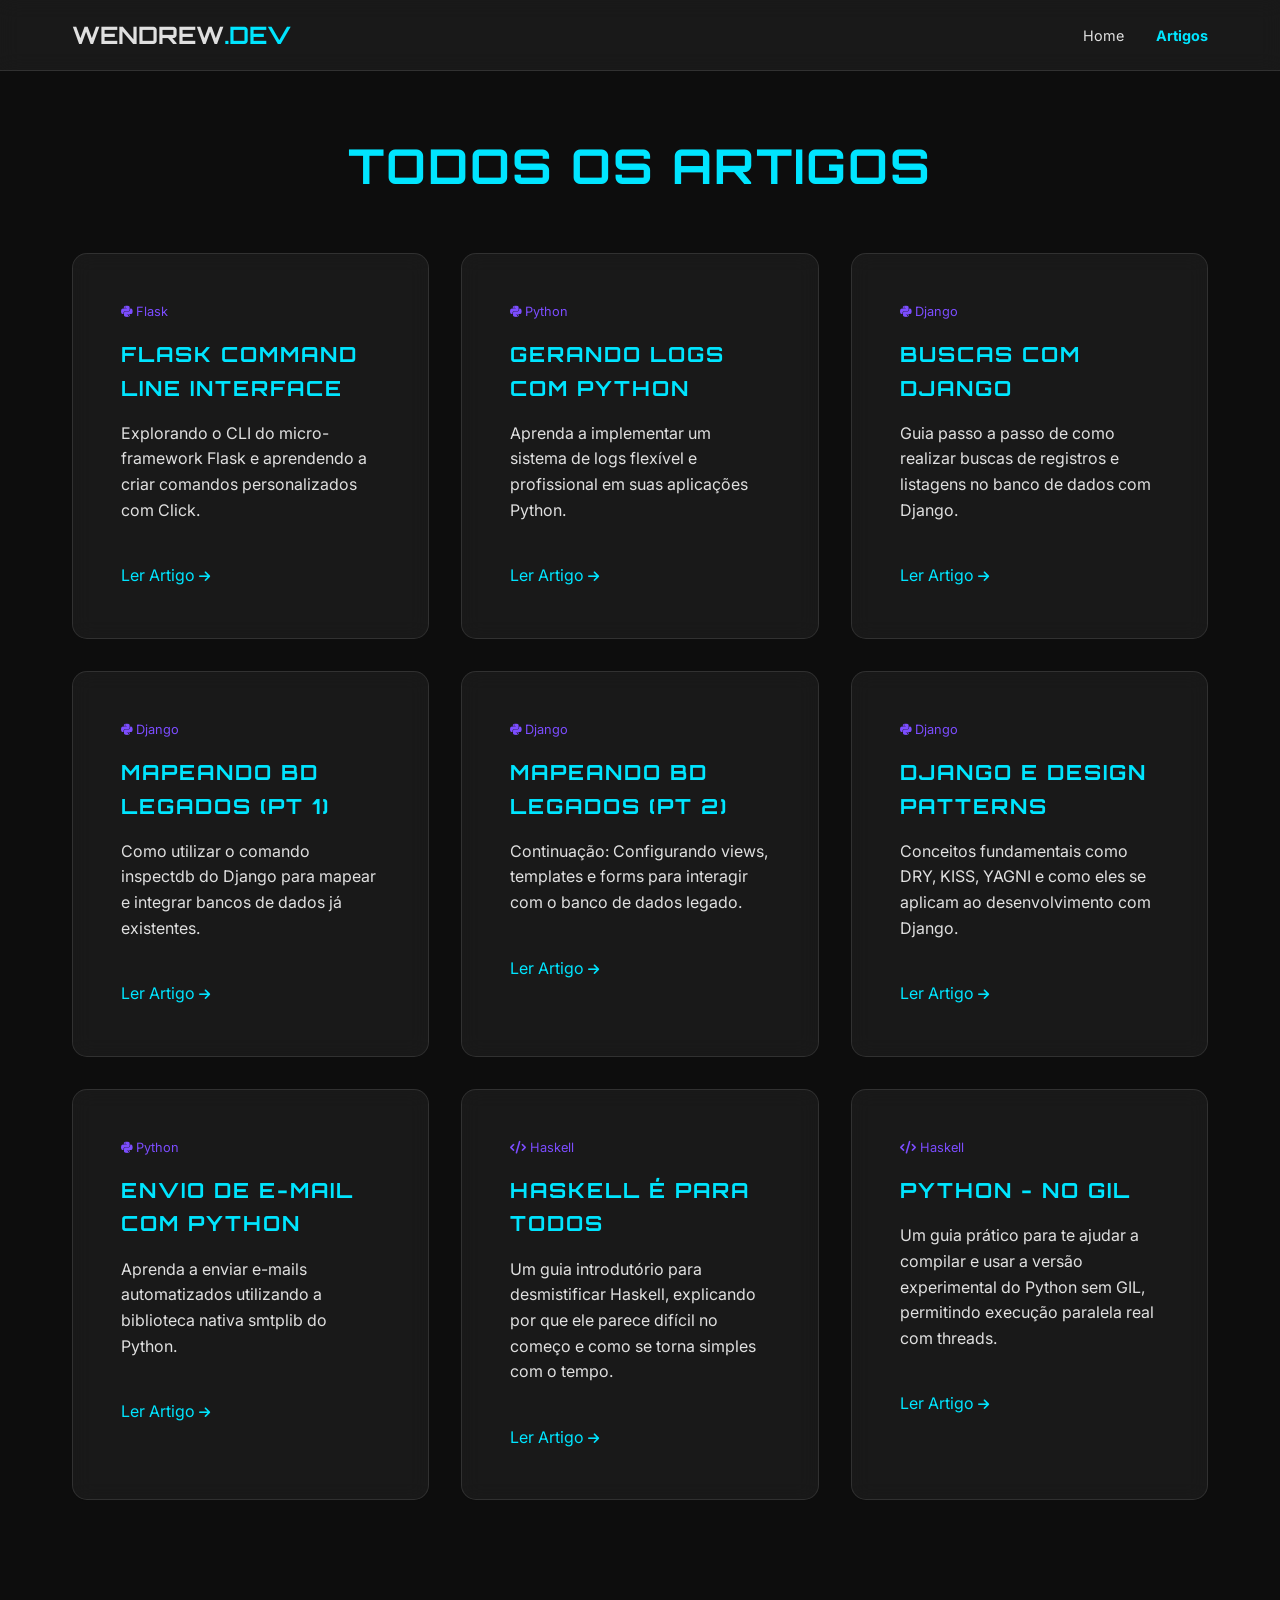
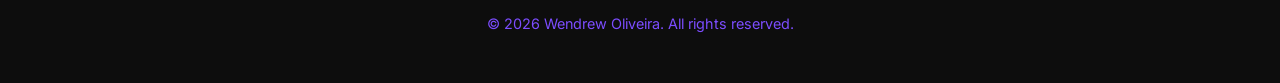
<file: articles.html>
<!DOCTYPE html>
<html lang="pt-BR">

<head>
    <meta charset="UTF-8">
    <meta name="viewport" content="width=device-width, initial-scale=1.0">
    <title>Artigos | Wendrew Oliveira</title>
    <link rel="stylesheet" href="style.css">
    <link rel="stylesheet" href="https://cdnjs.cloudflare.com/ajax/libs/font-awesome/6.0.0/css/all.min.css">
    <link
        href="https://fonts.googleapis.com/css2?family=Inter:wght@400;600;700&family=Orbitron:wght@400;700&display=swap"
        rel="stylesheet">
</head>

<body>
    <nav class="glass"
        style="position: fixed; top: 0; width: 100%; z-index: 1000; border-radius: 0; border-top: none; border-left: none; border-right: none; padding: 1rem 2rem;">
        <div class="container" style="display: flex; justify-content: space-between; align-items: center;">
            <a href="index.html"
                style="font-family: var(--font-heading); font-size: 1.5rem; text-decoration: none; color: var(--text-color); font-weight: 700;">
                WENDREW<span style="color: var(--accent-color);">.DEV</span>
            </a>
            <div class="nav-links" style="display: flex; gap: 2rem;">
                <a href="index.html"
                    style="color: var(--text-color); text-decoration: none; font-size: 0.9rem;">Home</a>
                <a href="articles.html"
                    style="color: var(--accent-color); text-decoration: none; font-size: 0.9rem; font-weight: bold;">Artigos</a>
            </div>
        </div>
    </nav>

    <div class="container" style="padding-top: 8rem; padding-bottom: 5rem;">
        <h1 style="font-size: 3rem; margin-bottom: 3rem; text-align: center;">Todos os Artigos</h1>

        <div style="display: grid; grid-template-columns: repeat(auto-fit, minmax(300px, 1fr)); gap: 2rem;">

            <!-- Artigo 1 -->
            <div class="glass">
                <div style="color: var(--secondary-accent); font-size: 0.8rem; margin-bottom: 1rem;"><i
                        class="fab fa-python"></i> Flask</div>
                <h3>Flask Command Line Interface</h3>
                <p style="margin-top: 1rem;">Explorando o CLI do micro-framework Flask e aprendendo a criar comandos
                    personalizados com Click.</p>
                <a href="articles/flask-cli.html" class="article-link"
                    style="color: var(--accent-color); text-decoration: none; display: inline-block; margin-top: 1.5rem; border-bottom: 1px solid transparent; transition: 0.3s;"
                    onmouseover="this.style.borderBottom='1px solid var(--accent-color)'"
                    onmouseout="this.style.borderBottom='1px solid transparent'">Ler Artigo <i
                        class="fas fa-arrow-right" style="font-size: 0.8rem;"></i></a>
            </div>

            <!-- Artigo 2 -->
            <div class="glass">
                <div style="color: var(--secondary-accent); font-size: 0.8rem; margin-bottom: 1rem;"><i
                        class="fab fa-python"></i> Python</div>
                <h3>Gerando Logs com Python</h3>
                <p style="margin-top: 1rem;">Aprenda a implementar um sistema de logs flexível e profissional em suas
                    aplicações Python.</p>
                <a href="articles/python-logging.html" class="article-link"
                    style="color: var(--accent-color); text-decoration: none; display: inline-block; margin-top: 1.5rem; border-bottom: 1px solid transparent; transition: 0.3s;"
                    onmouseover="this.style.borderBottom='1px solid var(--accent-color)'"
                    onmouseout="this.style.borderBottom='1px solid transparent'">Ler Artigo <i
                        class="fas fa-arrow-right" style="font-size: 0.8rem;"></i></a>
            </div>

            <!-- Artigo 3 -->
            <div class="glass">
                <div style="color: var(--secondary-accent); font-size: 0.8rem; margin-bottom: 1rem;"><i
                        class="fab fa-python"></i> Django</div>
                <h3>Buscas com Django</h3>
                <p style="margin-top: 1rem;">Guia passo a passo de como realizar buscas de registros e listagens no
                    banco de dados com Django.</p>
                <a href="articles/django-search.html" class="article-link"
                    style="color: var(--accent-color); text-decoration: none; display: inline-block; margin-top: 1.5rem; border-bottom: 1px solid transparent; transition: 0.3s;"
                    onmouseover="this.style.borderBottom='1px solid var(--accent-color)'"
                    onmouseout="this.style.borderBottom='1px solid transparent'">Ler Artigo <i
                        class="fas fa-arrow-right" style="font-size: 0.8rem;"></i></a>
            </div>

            <!-- Artigo 4 -->
            <div class="glass">
                <div style="color: var(--secondary-accent); font-size: 0.8rem; margin-bottom: 1rem;"><i
                        class="fab fa-python"></i> Django</div>
                <h3>Mapeando BD Legados (Pt 1)</h3>
                <p style="margin-top: 1rem;">Como utilizar o comando inspectdb do Django para mapear e integrar bancos
                    de dados já existentes.</p>
                <a href="articles/django-legacy-db-1.html" class="article-link"
                    style="color: var(--accent-color); text-decoration: none; display: inline-block; margin-top: 1.5rem; border-bottom: 1px solid transparent; transition: 0.3s;"
                    onmouseover="this.style.borderBottom='1px solid var(--accent-color)'"
                    onmouseout="this.style.borderBottom='1px solid transparent'">Ler Artigo <i
                        class="fas fa-arrow-right" style="font-size: 0.8rem;"></i></a>
            </div>

            <!-- Artigo 5 -->
            <div class="glass">
                <div style="color: var(--secondary-accent); font-size: 0.8rem; margin-bottom: 1rem;"><i
                        class="fab fa-python"></i> Django</div>
                <h3>Mapeando BD Legados (Pt 2)</h3>
                <p style="margin-top: 1rem;">Continuação: Configurando views, templates e forms para interagir com o
                    banco de dados legado.</p>
                <a href="articles/django-legacy-db-2.html" class="article-link"
                    style="color: var(--accent-color); text-decoration: none; display: inline-block; margin-top: 1.5rem; border-bottom: 1px solid transparent; transition: 0.3s;"
                    onmouseover="this.style.borderBottom='1px solid var(--accent-color)'"
                    onmouseout="this.style.borderBottom='1px solid transparent'">Ler Artigo <i
                        class="fas fa-arrow-right" style="font-size: 0.8rem;"></i></a>
            </div>

            <!-- Artigo 6 -->
            <div class="glass">
                <div style="color: var(--secondary-accent); font-size: 0.8rem; margin-bottom: 1rem;"><i
                        class="fab fa-python"></i> Django</div>
                <h3>Django e Design Patterns</h3>
                <p style="margin-top: 1rem;">Conceitos fundamentais como DRY, KISS, YAGNI e como eles se aplicam ao
                    desenvolvimento com Django.</p>
                <a href="articles/django-design-patterns.html" class="article-link"
                    style="color: var(--accent-color); text-decoration: none; display: inline-block; margin-top: 1.5rem; border-bottom: 1px solid transparent; transition: 0.3s;"
                    onmouseover="this.style.borderBottom='1px solid var(--accent-color)'"
                    onmouseout="this.style.borderBottom='1px solid transparent'">Ler Artigo <i
                        class="fas fa-arrow-right" style="font-size: 0.8rem;"></i></a>
            </div>

            <!-- Artigo 7 -->
            <div class="glass">
                <div style="color: var(--secondary-accent); font-size: 0.8rem; margin-bottom: 1rem;"><i
                        class="fab fa-python"></i> Python</div>
                <h3>Envio de E-mail com Python</h3>
                <p style="margin-top: 1rem;">Aprenda a enviar e-mails automatizados utilizando a biblioteca nativa
                    smtplib do Python.</p>
                <a href="articles/python-smtplib.html" class="article-link"
                    style="color: var(--accent-color); text-decoration: none; display: inline-block; margin-top: 1.5rem; border-bottom: 1px solid transparent; transition: 0.3s;"
                    onmouseover="this.style.borderBottom='1px solid var(--accent-color)'"
                    onmouseout="this.style.borderBottom='1px solid transparent'">Ler Artigo <i
                        class="fas fa-arrow-right" style="font-size: 0.8rem;"></i></a>
            </div>

            <!-- Artigo 8 -->
            <div class="glass">
                <div style="color: var(--secondary-accent); font-size: 0.8rem; margin-bottom: 1rem;">
                    <i class="fas fa-code"></i> Haskell
                </div>
                <h3>HASKELL É PARA TODOS</h3>
                <p style="margin-top: 1rem;">
                    Um guia introdutório para desmistificar Haskell, explicando por que ele parece difícil no começo
                    e como se torna simples com o tempo.
                </p>
                <a href="articles/haskell-para-todos.html" class="article-link"
                    style="color: var(--accent-color); text-decoration: none; display: inline-block; margin-top: 1.5rem; border-bottom: 1px solid transparent; transition: 0.3s;"
                    onmouseover="this.style.borderBottom='1px solid var(--accent-color)'"
                    onmouseout="this.style.borderBottom='1px solid transparent'">
                    Ler Artigo <i class="fas fa-arrow-right" style="font-size: 0.8rem;"></i>
                </a>
            </div>

            <!-- Artigo 9 -->
            <div class="glass">
                <div style="color: var(--secondary-accent); font-size: 0.8rem; margin-bottom: 1rem;">
                    <i class="fas fa-code"></i> Haskell
                </div>
                <h3>Python - NO GIL</h3>
                <p style="margin-top: 1rem;">
                    Um guia prático para te ajudar a compilar e usar a versão experimental do Python sem GIL, 
                    permitindo execução paralela real com threads.
                </p>
                <a href="articles/python-nogil-setup.html" class="article-link"
                    style="color: var(--accent-color); text-decoration: none; display: inline-block; margin-top: 1.5rem; border-bottom: 1px solid transparent; transition: 0.3s;"
                    onmouseover="this.style.borderBottom='1px solid var(--accent-color)'"
                    onmouseout="this.style.borderBottom='1px solid transparent'">
                    Ler Artigo <i class="fas fa-arrow-right" style="font-size: 0.8rem;"></i>
                </a>
            </div>
        </div>
    </div>

    <footer style="text-align: center; padding: 2rem; color: var(--secondary-accent); font-size: 0.9rem;">
        <p>&copy; 2026 Wendrew Oliveira. All rights reserved.</p>
    </footer>

    <script src="script.js"></script>
</body>

</html>
</file>
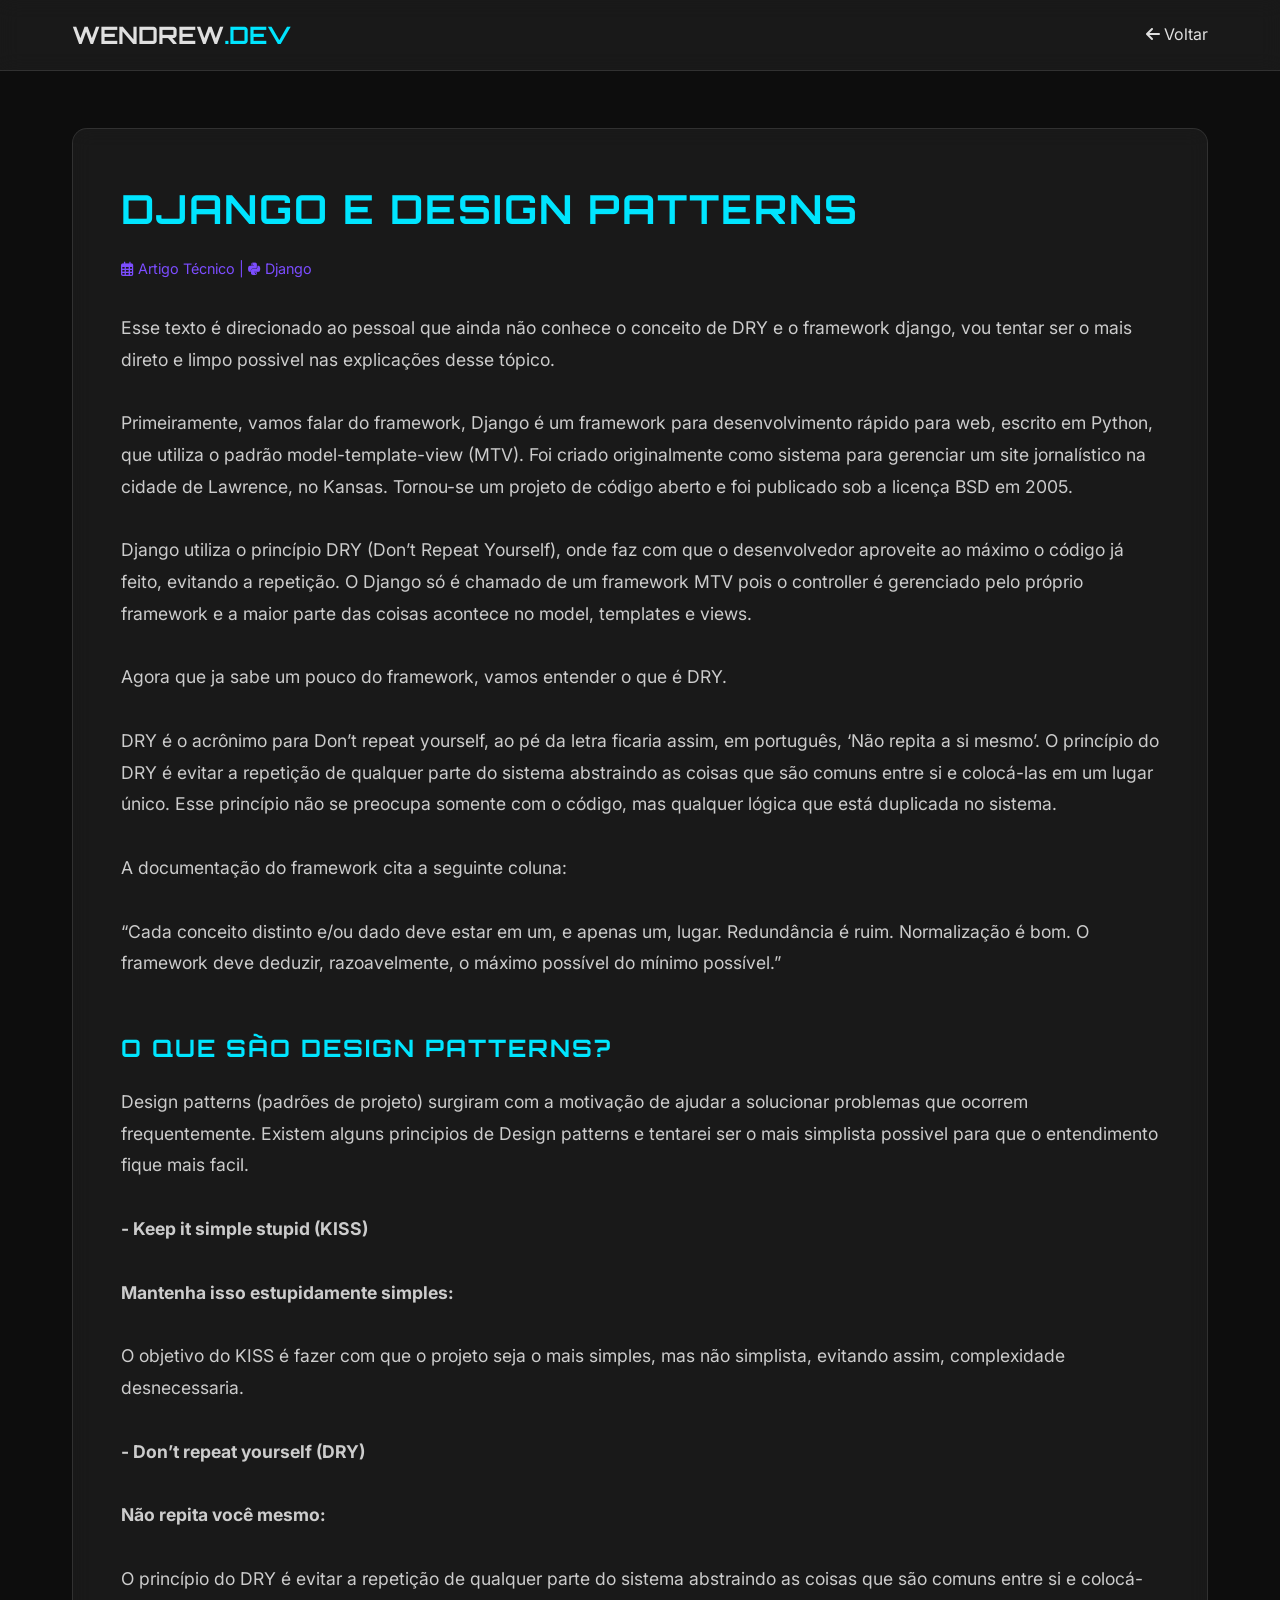
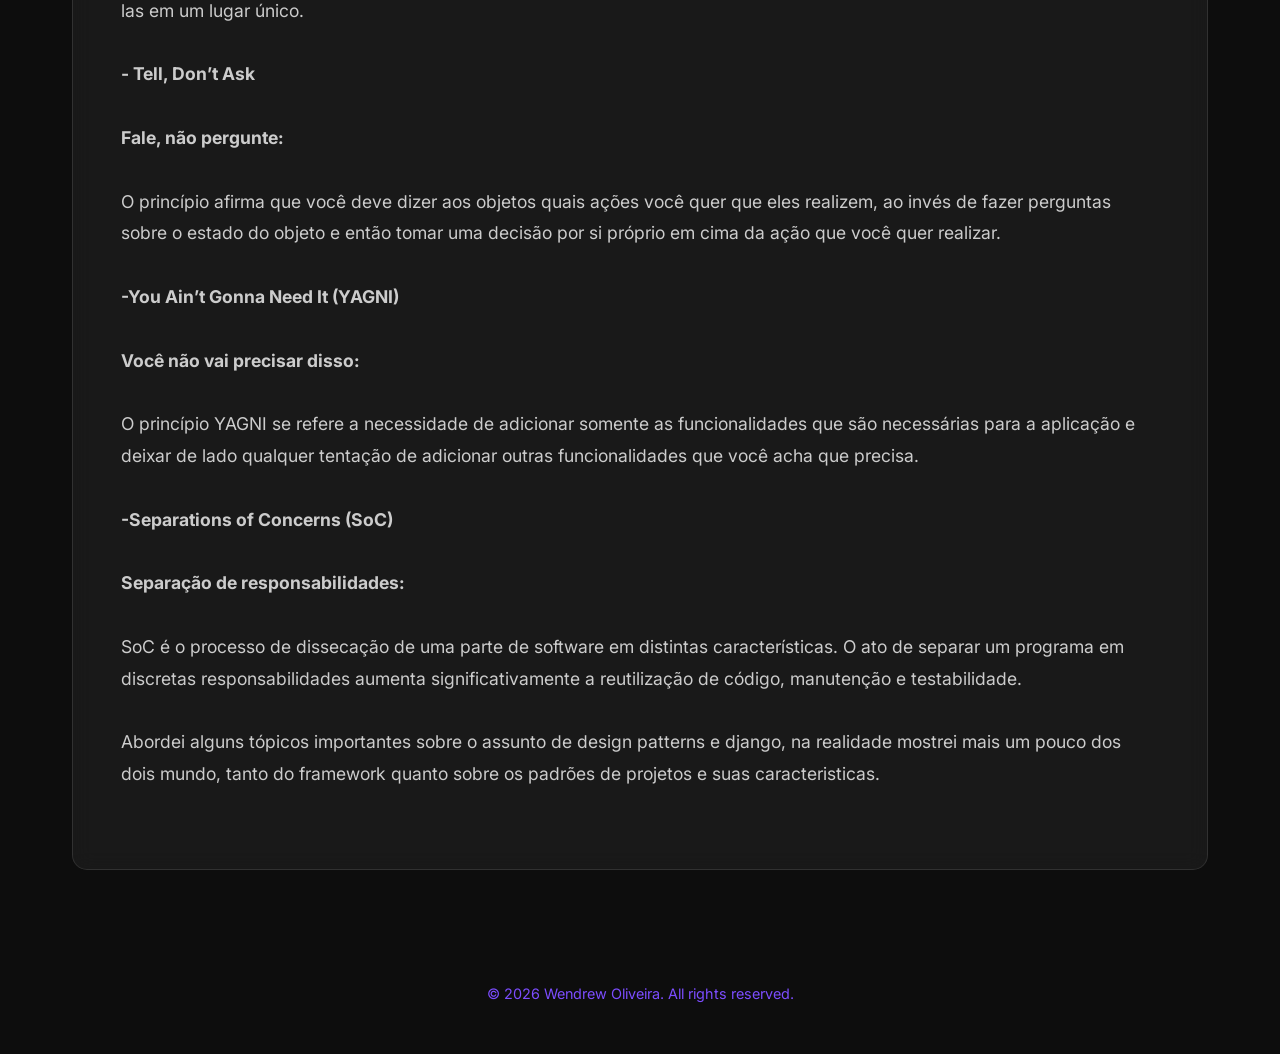
<file: articles/django-design-patterns.html>
<!DOCTYPE html>
<html lang="pt-BR">

<head>
    <meta charset="UTF-8">
    <meta name="viewport" content="width=device-width, initial-scale=1.0">
    <title>Django e Design Patterns | Wendrew Oliveira</title>
    <link rel="stylesheet" href="../style.css">
    <link rel="stylesheet" href="https://cdnjs.cloudflare.com/ajax/libs/font-awesome/6.0.0/css/all.min.css">
    <link
        href="https://fonts.googleapis.com/css2?family=Inter:wght@400;600;700&family=Orbitron:wght@400;700&display=swap"
        rel="stylesheet">
</head>

<body>
    <nav class="glass"
        style="position: fixed; top: 0; width: 100%; z-index: 1000; border-radius: 0; border-top: none; border-left: none; border-right: none; padding: 1rem 2rem;">
        <div class="container" style="display: flex; justify-content: space-between; align-items: center;">
            <a href="../index.html"
                style="font-family: var(--font-heading); font-size: 1.5rem; text-decoration: none; color: var(--text-color); font-weight: 700;">
                WENDREW<span style="color: var(--accent-color);">.DEV</span>
            </a>
            <a href="../articles.html"
                style="color: var(--text-color); text-decoration: none; font-size: 1rem; transition: 0.3s;"><i
                    class="fas fa-arrow-left"></i> Voltar</a>
        </div>
    </nav>

    <div class="container" style="padding-top: 8rem; padding-bottom: 5rem;">
        <article class="glass start-visible">
            <h1 style="font-size: 2.5rem; margin-bottom: 1rem;">Django e Design Patterns</h1>
            <div style="color: var(--secondary-accent); margin-bottom: 2rem; font-size: 0.9rem;">
                <i class="far fa-calendar-alt"></i> Artigo Técnico | <i class="fab fa-python"></i> Django
            </div>

            <div class="article-content">
                <p>Esse texto é direcionado ao pessoal que ainda não conhece o conceito de DRY e o framework django, vou
                    tentar ser o mais direto e limpo possivel nas explicações desse tópico.</p>

                <p>Primeiramente, vamos falar do framework, Django é um framework para desenvolvimento rápido para web,
                    escrito em Python, que utiliza o padrão model-template-view (MTV). Foi criado originalmente como
                    sistema para gerenciar um site jornalístico na cidade de Lawrence, no Kansas. Tornou-se um projeto
                    de código aberto e foi publicado sob a licença BSD em 2005.</p>

                <p>Django utiliza o princípio DRY (Don’t Repeat Yourself), onde faz com que o desenvolvedor aproveite ao
                    máximo o código já feito, evitando a repetição. O Django só é chamado de um framework MTV pois o
                    controller é gerenciado pelo próprio framework e a maior parte das coisas acontece no model,
                    templates e views.</p>

                <p>Agora que ja sabe um pouco do framework, vamos entender o que é DRY.</p>
                <p>DRY é o acrônimo para Don’t repeat yourself, ao pé da letra ficaria assim, em português, ‘Não repita
                    a si mesmo’. O princípio do DRY é evitar a repetição de qualquer parte do sistema abstraindo as
                    coisas que são comuns entre si e colocá-las em um lugar único. Esse princípio não se preocupa
                    somente com o código, mas qualquer lógica que está duplicada no sistema.</p>

                <p>A documentação do framework cita a seguinte coluna:</p>
                <blockquote>
                    <p>“Cada conceito distinto e/ou dado deve estar em um, e apenas um, lugar. Redundância é ruim.
                        Normalização é bom. O framework deve deduzir, razoavelmente, o máximo possível do mínimo
                        possível.”</p>
                </blockquote>

                <h3>O que são Design Patterns?</h3>
                <p>Design patterns (padrões de projeto) surgiram com a motivação de ajudar a solucionar problemas que
                    ocorrem frequentemente. Existem alguns principios de Design patterns e tentarei ser o mais simplista
                    possivel para que o entendimento fique mais facil.</p>

                <p><strong>- Keep it simple stupid (KISS)</strong></p>
                <p><strong>Mantenha isso estupidamente simples:</strong></p>
                <p>O objetivo do KISS é fazer com que o projeto seja o mais simples, mas não simplista, evitando assim,
                    complexidade desnecessaria.</p>

                <p><strong>- Don’t repeat yourself (DRY)</strong></p>
                <p><strong>Não repita você mesmo:</strong></p>
                <p>O princípio do DRY é evitar a repetição de qualquer parte do sistema abstraindo as coisas que são
                    comuns entre si e colocá-las em um lugar único.</p>

                <p><strong>- Tell, Don’t Ask</strong></p>
                <p><strong>Fale, não pergunte:</strong></p>
                <p>O princípio afirma que você deve dizer aos objetos quais ações você quer que eles realizem, ao invés
                    de fazer perguntas sobre o estado do objeto e então tomar uma decisão por si próprio em cima da ação
                    que você quer realizar.</p>

                <p><strong>-You Ain’t Gonna Need It (YAGNI)</strong></p>
                <p><strong>Você não vai precisar disso:</strong></p>
                <p>O princípio YAGNI se refere a necessidade de adicionar somente as funcionalidades que são necessárias
                    para a aplicação e deixar de lado qualquer tentação de adicionar outras funcionalidades que você
                    acha que precisa.</p>

                <p><strong>-Separations of Concerns (SoC)</strong></p>
                <p><strong>Separação de responsabilidades:</strong></p>
                <p>SoC é o processo de dissecação de uma parte de software em distintas características. O ato de
                    separar um programa em discretas responsabilidades aumenta significativamente a reutilização de
                    código, manutenção e testabilidade.</p>

                <p>Abordei alguns tópicos importantes sobre o assunto de design patterns e django, na realidade mostrei
                    mais um pouco dos dois mundo, tanto do framework quanto sobre os padrões de projetos e suas
                    caracteristicas.</p>
            </div>
        </article>
    </div>

    <footer style="text-align: center; padding: 2rem; color: var(--secondary-accent); font-size: 0.9rem;">
        <p>&copy; 2026 Wendrew Oliveira. All rights reserved.</p>
    </footer>
</body>

</html>
</file>
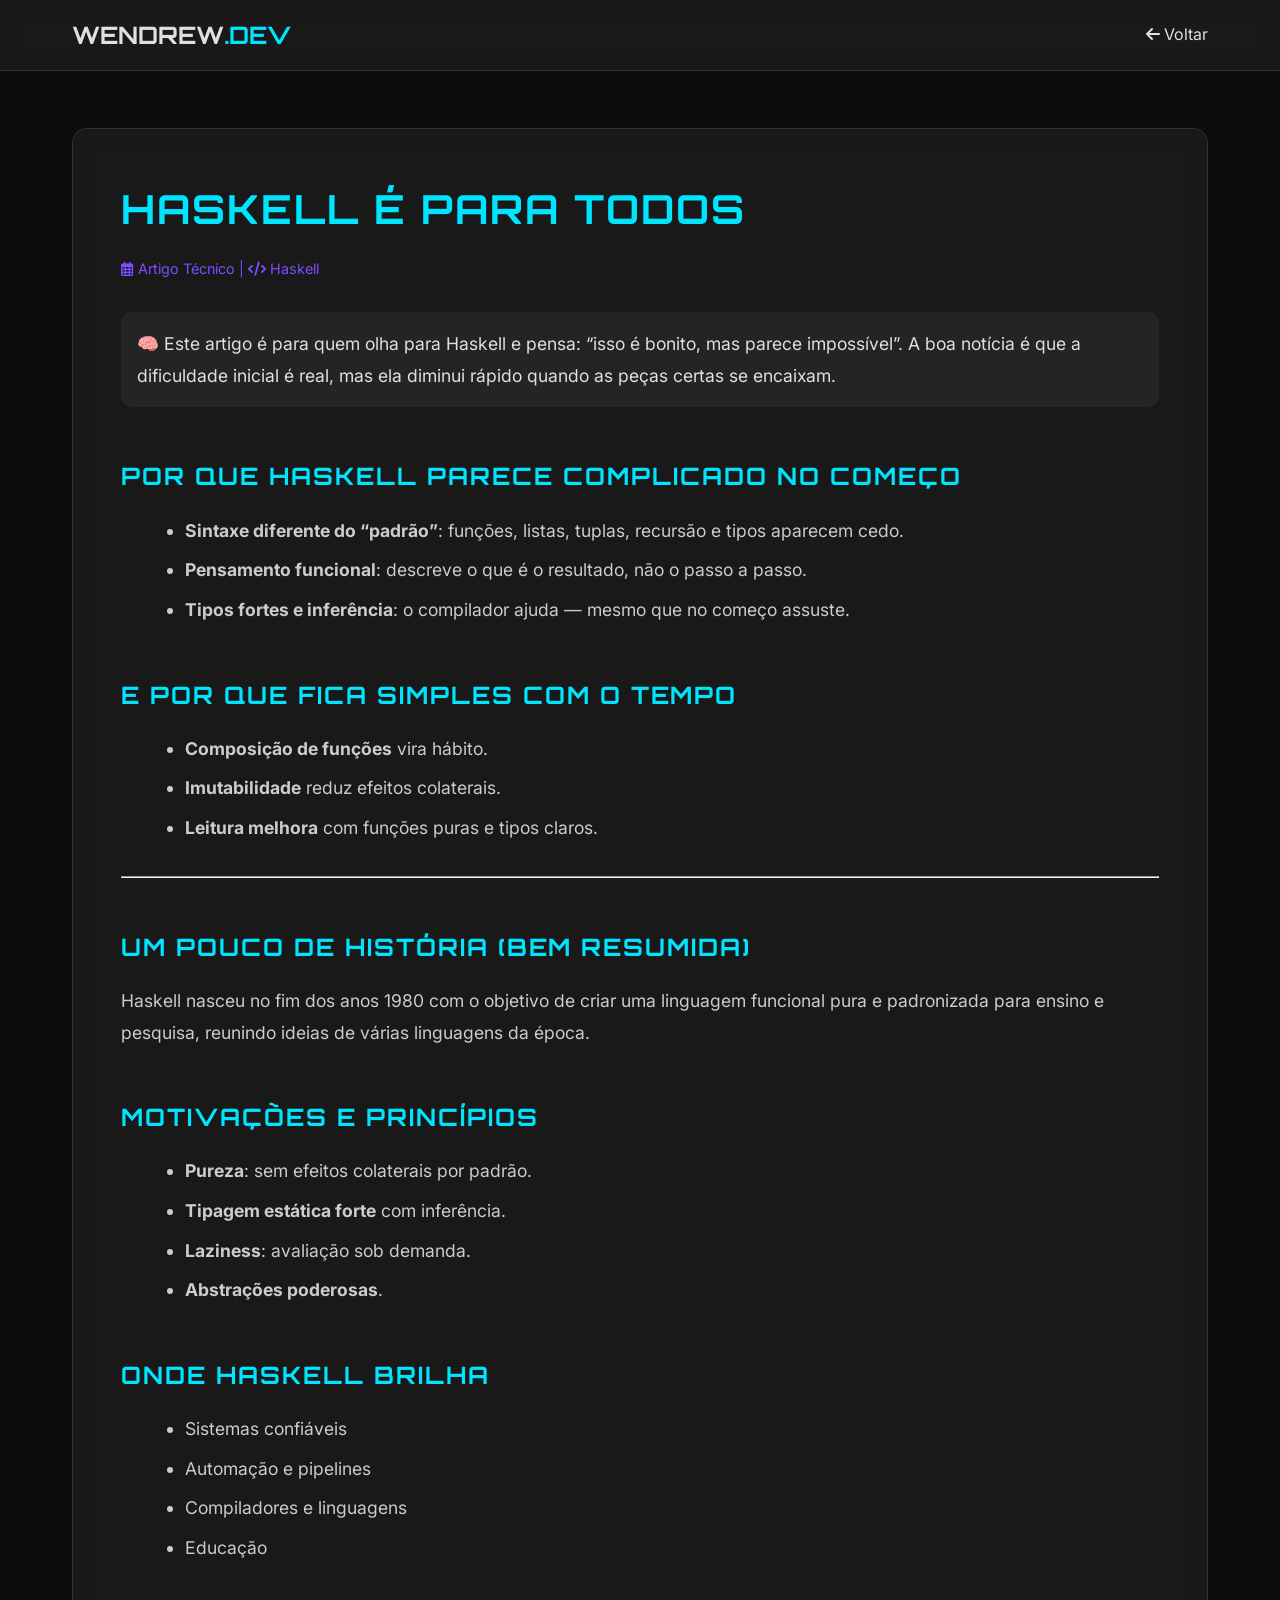
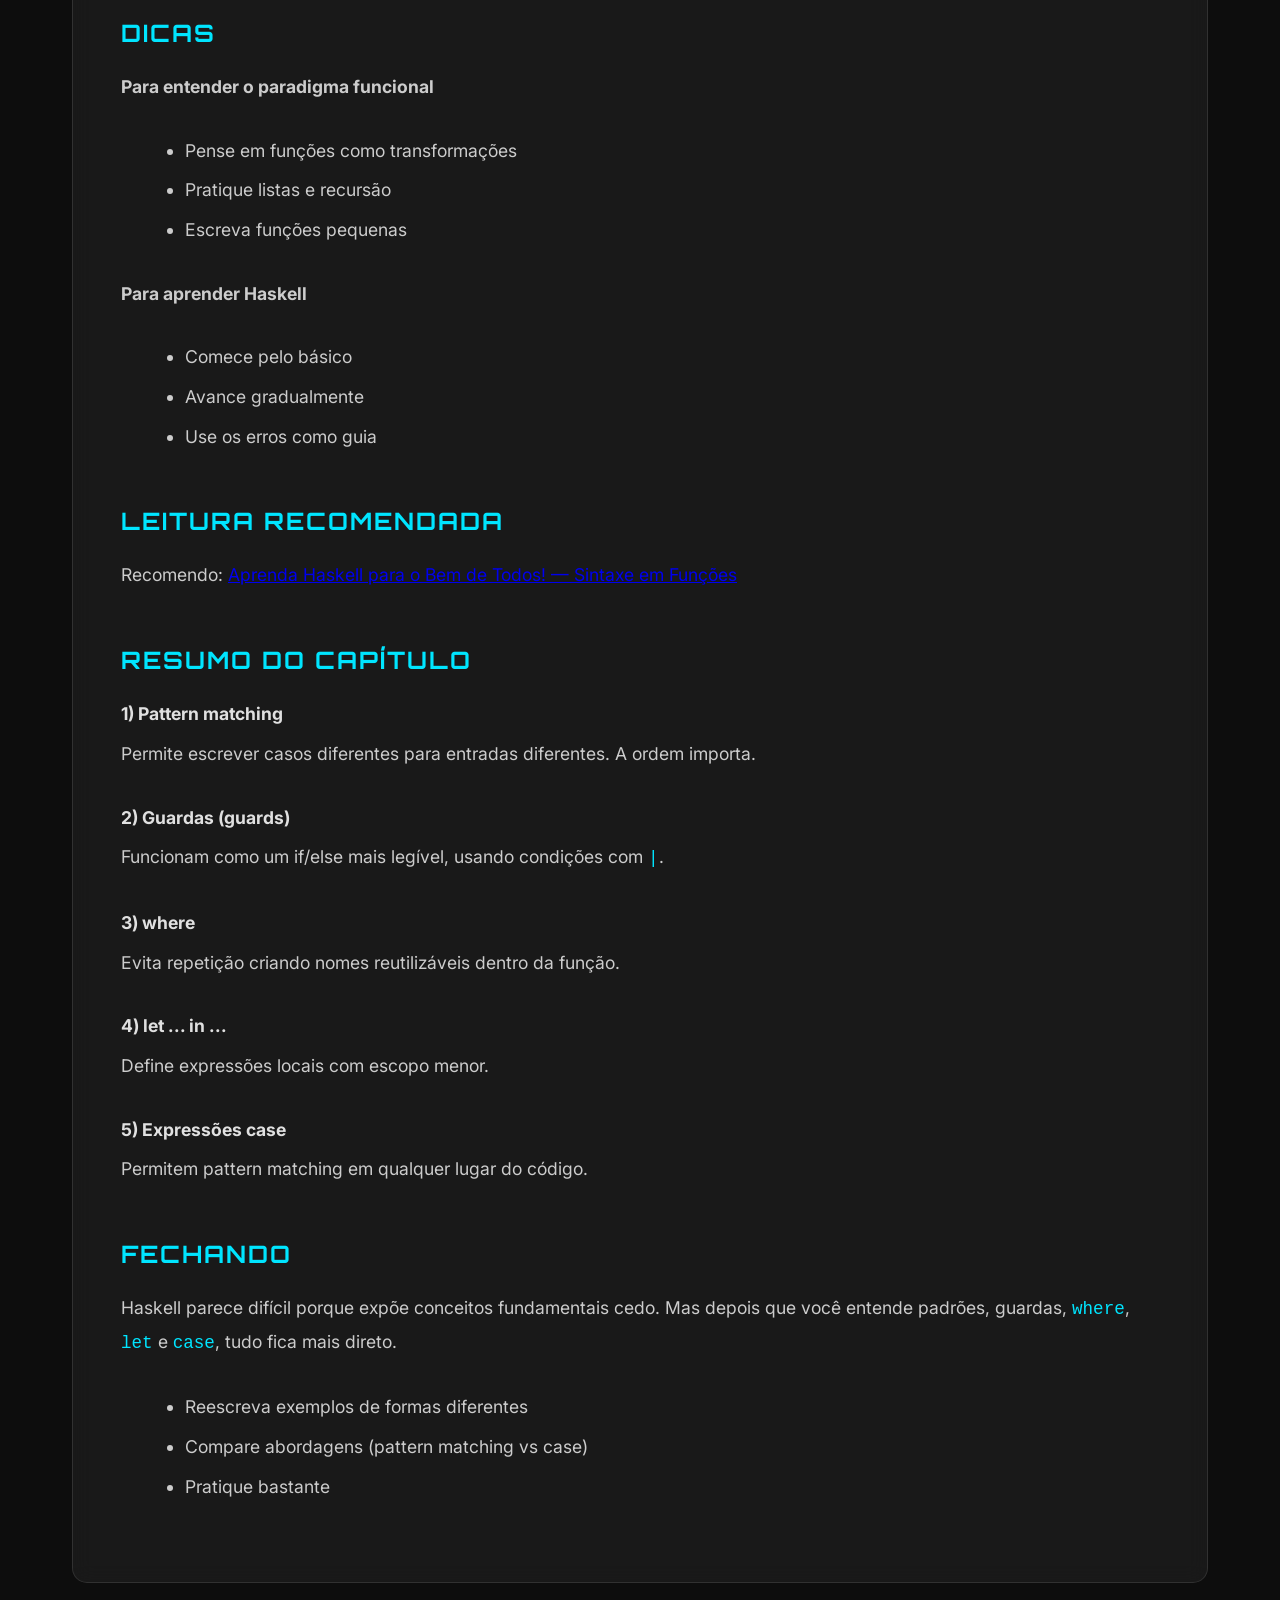
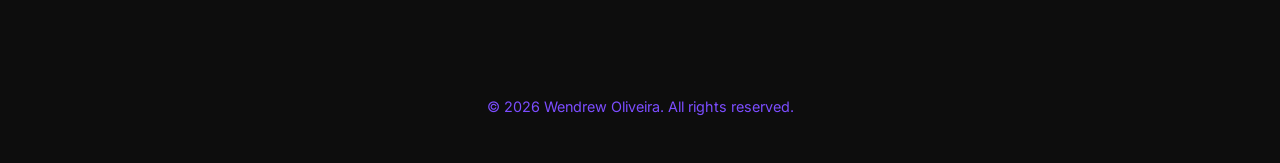
<file: articles/haskell-para-todos.html>
<!DOCTYPE html>
<html lang="pt-BR">

<head>
    <meta charset="UTF-8">
    <meta name="viewport" content="width=device-width, initial-scale=1.0">
    <title>HASKELL É PARA TODOS | Wendrew Oliveira</title>
    <link rel="stylesheet" href="../style.css">
    <link rel="stylesheet" href="https://cdnjs.cloudflare.com/ajax/libs/font-awesome/6.0.0/css/all.min.css">
    <link
        href="https://fonts.googleapis.com/css2?family=Inter:wght@400;600;700&family=Orbitron:wght@400;700&display=swap"
        rel="stylesheet">
</head>

<body>
    <nav class="glass"
        style="position: fixed; top: 0; width: 100%; z-index: 1000; border-radius: 0; border-top: none; border-left: none; border-right: none; padding: 1rem 2rem;">
        <div class="container" style="display: flex; justify-content: space-between; align-items: center;">
            <a href="../index.html"
                style="font-family: var(--font-heading); font-size: 1.5rem; text-decoration: none; color: var(--text-color); font-weight: 700;">
                WENDREW<span style="color: var(--accent-color);">.DEV</span>
            </a>
            <a href="../index.html#articles"
                style="color: var(--text-color); text-decoration: none; font-size: 1rem; transition: 0.3s;">
                <i class="fas fa-arrow-left"></i> Voltar
            </a>
        </div>
    </nav>

    <div class="container" style="padding-top: 8rem; padding-bottom: 5rem;">
        <article class="glass start-visible">
            <h1 style="font-size: 2.5rem; margin-bottom: 1rem;">HASKELL É PARA TODOS</h1>

            <div style="color: var(--secondary-accent); margin-bottom: 2rem; font-size: 0.9rem;">
                <i class="far fa-calendar-alt"></i> Artigo Técnico | <i class="fas fa-code"></i> Haskell
            </div>

            <div class="article-content">

                <aside style="background: rgba(255,255,255,0.05); padding: 1rem; border-radius: 10px; margin-bottom: 2rem;">
                    🧠 Este artigo é para quem olha para Haskell e pensa: “isso é bonito, mas parece impossível”.
                    A boa notícia é que a dificuldade inicial é real, mas ela diminui rápido quando as peças certas se encaixam.
                </aside>

                <h3>Por que Haskell parece complicado no começo</h3>
                <ul>
                    <li><strong>Sintaxe diferente do “padrão”</strong>: funções, listas, tuplas, recursão e tipos aparecem cedo.</li>
                    <li><strong>Pensamento funcional</strong>: descreve o que é o resultado, não o passo a passo.</li>
                    <li><strong>Tipos fortes e inferência</strong>: o compilador ajuda — mesmo que no começo assuste.</li>
                </ul>

                <h3>E por que fica simples com o tempo</h3>
                <ul>
                    <li><strong>Composição de funções</strong> vira hábito.</li>
                    <li><strong>Imutabilidade</strong> reduz efeitos colaterais.</li>
                    <li><strong>Leitura melhora</strong> com funções puras e tipos claros.</li>
                </ul>

                <hr>

                <h3>Um pouco de história (bem resumida)</h3>
                <p>
                    Haskell nasceu no fim dos anos 1980 com o objetivo de criar uma linguagem funcional pura e padronizada
                    para ensino e pesquisa, reunindo ideias de várias linguagens da época.
                </p>

                <h3>Motivações e princípios</h3>
                <ul>
                    <li><strong>Pureza</strong>: sem efeitos colaterais por padrão.</li>
                    <li><strong>Tipagem estática forte</strong> com inferência.</li>
                    <li><strong>Laziness</strong>: avaliação sob demanda.</li>
                    <li><strong>Abstrações poderosas</strong>.</li>
                </ul>

                <h3>Onde Haskell brilha</h3>
                <ul>
                    <li>Sistemas confiáveis</li>
                    <li>Automação e pipelines</li>
                    <li>Compiladores e linguagens</li>
                    <li>Educação</li>
                </ul>

                <h3>Dicas</h3>
                <p><strong>Para entender o paradigma funcional</strong></p>
                <ul>
                    <li>Pense em funções como transformações</li>
                    <li>Pratique listas e recursão</li>
                    <li>Escreva funções pequenas</li>
                </ul>

                <p><strong>Para aprender Haskell</strong></p>
                <ul>
                    <li>Comece pelo básico</li>
                    <li>Avance gradualmente</li>
                    <li>Use os erros como guia</li>
                </ul>

                <h3>Leitura recomendada</h3>
                <p>
                    Recomendo:
                    <a href="https://wendrxw.github.io/learnyouahaskell_ptbr/syntax-in-functions.html" target="_blank">
                        Aprenda Haskell para o Bem de Todos! — Sintaxe em Funções
                    </a>
                </p>

                <h3>Resumo do capítulo</h3>

                <h4>1) Pattern matching</h4>
                <p>
                    Permite escrever casos diferentes para entradas diferentes. A ordem importa.
                </p>

                <h4>2) Guardas (guards)</h4>
                <p>
                    Funcionam como um if/else mais legível, usando condições com <code>|</code>.
                </p>

                <h4>3) where</h4>
                <p>
                    Evita repetição criando nomes reutilizáveis dentro da função.
                </p>

                <h4>4) let ... in ...</h4>
                <p>
                    Define expressões locais com escopo menor.
                </p>

                <h4>5) Expressões case</h4>
                <p>
                    Permitem pattern matching em qualquer lugar do código.
                </p>

                <h3>Fechando</h3>
                <p>
                    Haskell parece difícil porque expõe conceitos fundamentais cedo. Mas depois que você entende
                    padrões, guardas, <code>where</code>, <code>let</code> e <code>case</code>, tudo fica mais direto.
                </p>

                <ul>
                    <li>Reescreva exemplos de formas diferentes</li>
                    <li>Compare abordagens (pattern matching vs case)</li>
                    <li>Pratique bastante</li>
                </ul>

            </div>
        </article>
    </div>

    <footer style="text-align: center; padding: 2rem; color: var(--secondary-accent); font-size: 0.9rem;">
        <p>&copy; 2026 Wendrew Oliveira. All rights reserved.</p>
    </footer>
</body>

</html>
</file>
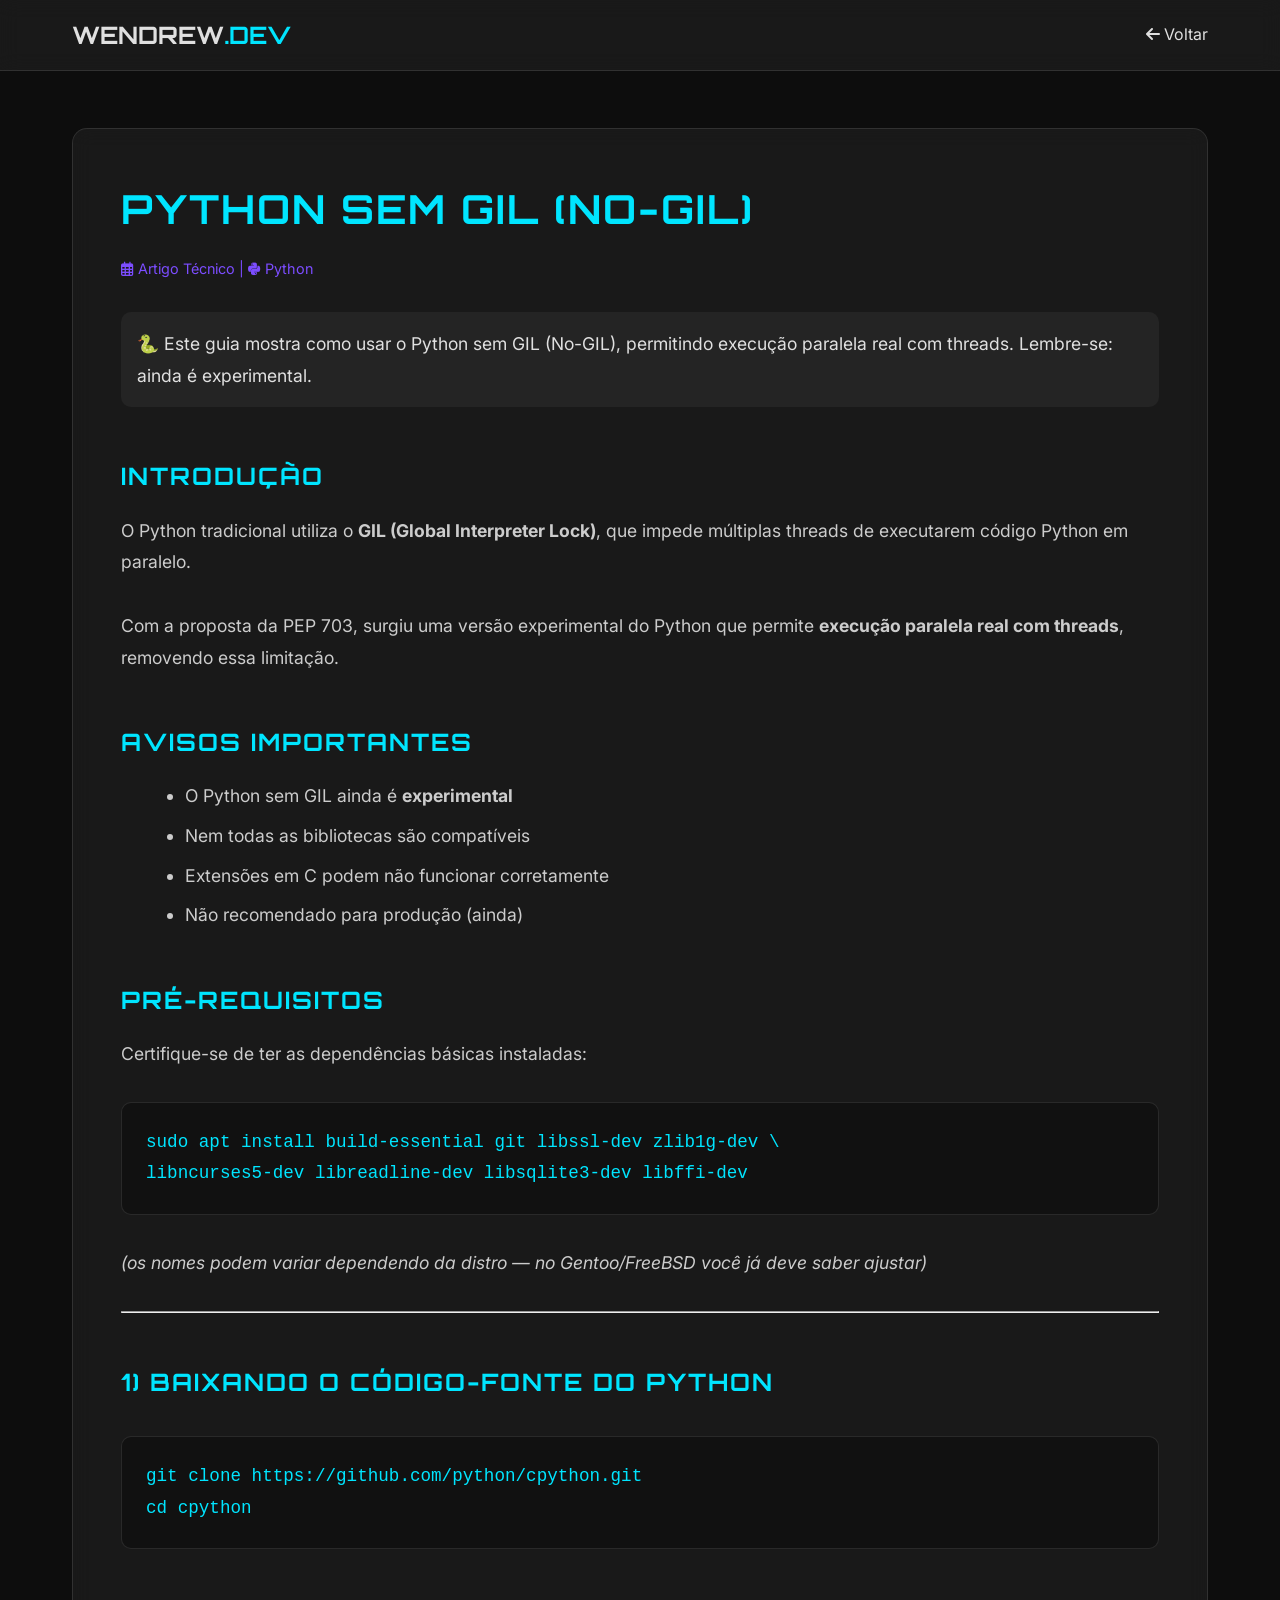
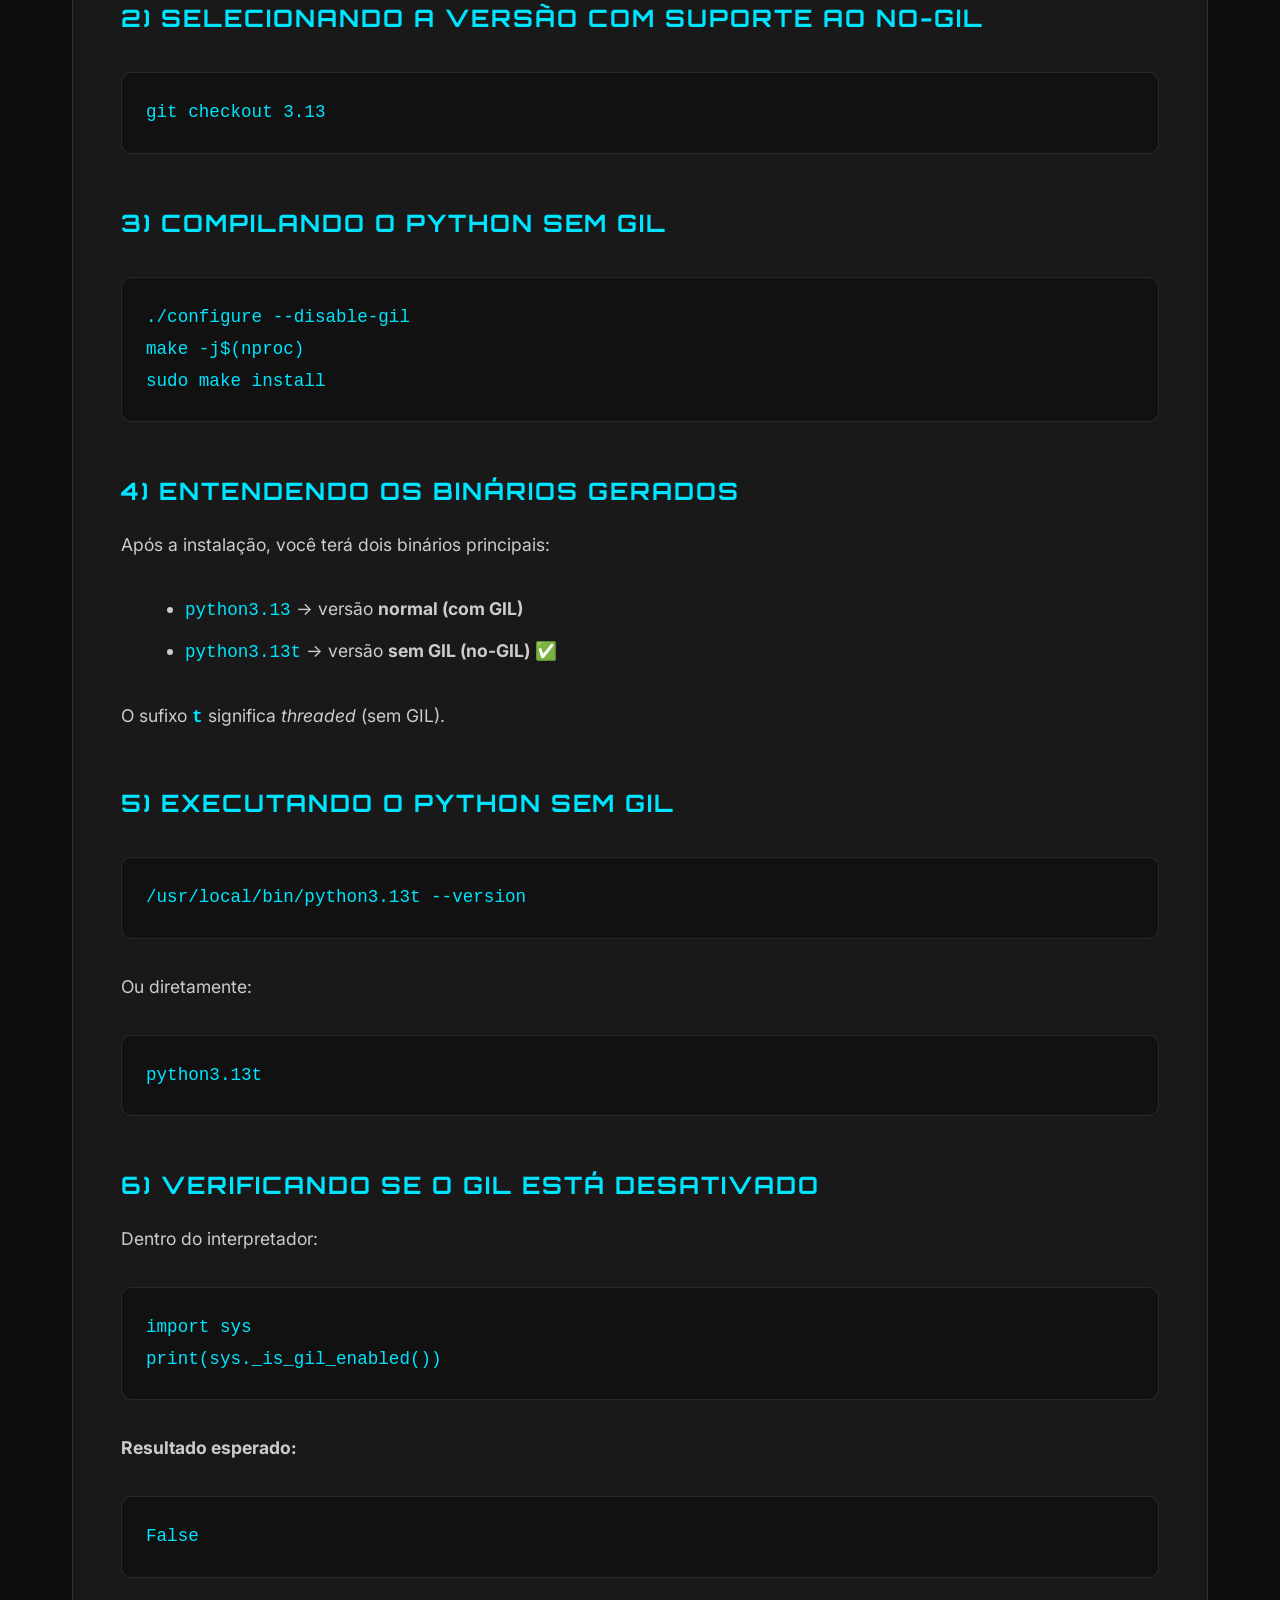
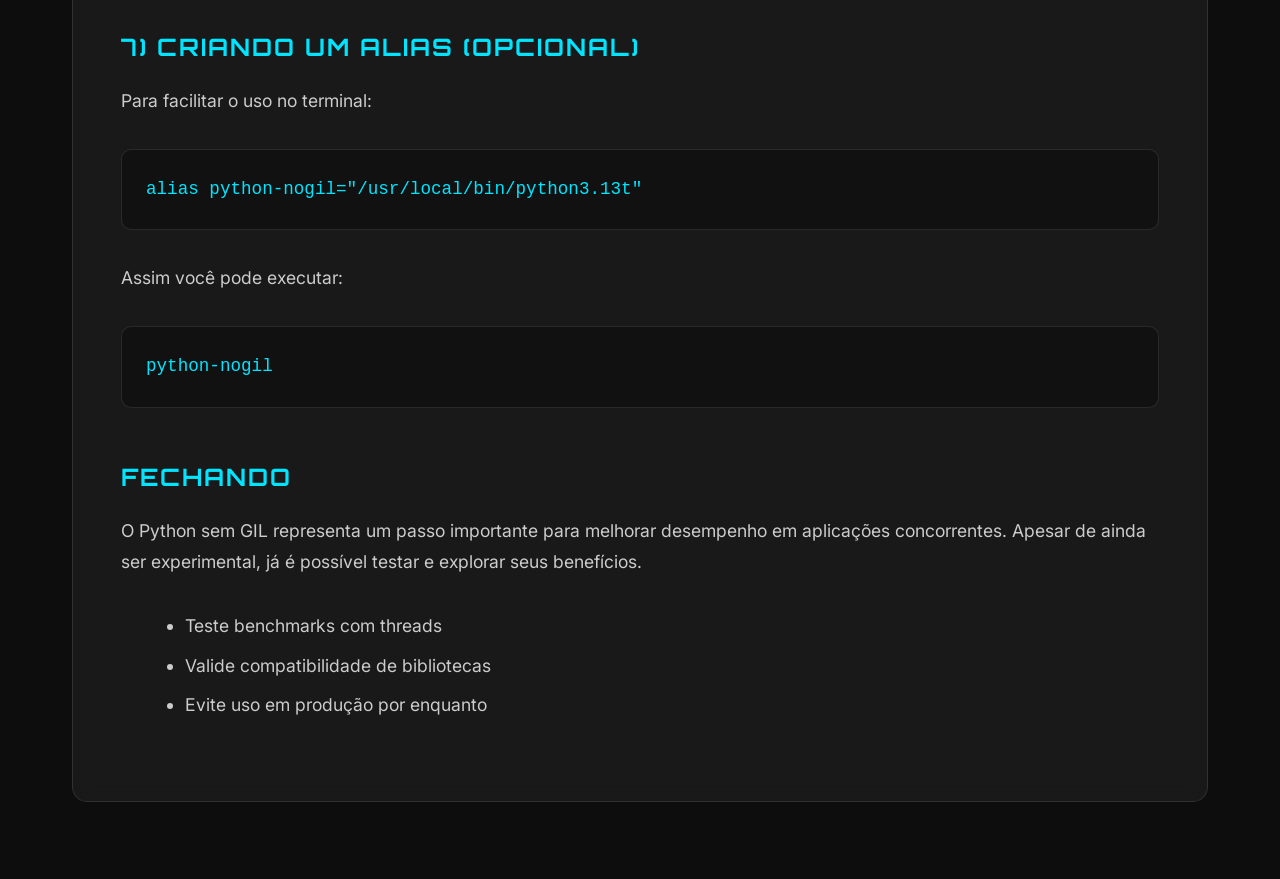
<file: articles/python-nogil-setup.html>
<!DOCTYPE html>
<html lang="pt-BR">

<head>
    <meta charset="UTF-8">
    <meta name="viewport" content="width=device-width, initial-scale=1.0">
    <title>Python sem GIL (No-GIL) | Wendrew Oliveira</title>
    <link rel="stylesheet" href="../style.css">
    <link rel="stylesheet" href="https://cdnjs.cloudflare.com/ajax/libs/font-awesome/6.0.0/css/all.min.css">
    <link
        href="https://fonts.googleapis.com/css2?family=Inter:wght@400;600;700&family=Orbitron:wght@400;700&display=swap"
        rel="stylesheet">
</head>

<body>
    <nav class="glass"
        style="position: fixed; top: 0; width: 100%; z-index: 1000; border-radius: 0; border-top: none; border-left: none; border-right: none; padding: 1rem 2rem;">
        <div class="container" style="display: flex; justify-content: space-between; align-items: center;">
            <a href="../index.html"
                style="font-family: var(--font-heading); font-size: 1.5rem; text-decoration: none; color: var(--text-color); font-weight: 700;">
                WENDREW<span style="color: var(--accent-color);">.DEV</span>
            </a>
            <a href="../index.html#articles"
                style="color: var(--text-color); text-decoration: none; font-size: 1rem; transition: 0.3s;"><i
                    class="fas fa-arrow-left"></i> Voltar</a>
        </div>
    </nav>

    <div class="container" style="padding-top: 8rem; padding-bottom: 5rem;">
        <article class="glass start-visible">
            <h1 style="font-size: 2.5rem; margin-bottom: 1rem;">Python sem GIL (No-GIL)</h1>
            <div style="color: var(--secondary-accent); margin-bottom: 2rem; font-size: 0.9rem;">
                <i class="far fa-calendar-alt"></i> Artigo Técnico | <i class="fab fa-python"></i> Python
            </div>

            <div class="article-content">

                <aside style="background: rgba(255,255,255,0.05); padding: 1rem; border-radius: 10px; margin-bottom: 2rem;">
                    🐍 Este guia mostra como usar o Python sem GIL (No-GIL), permitindo execução paralela real com threads.
                    Lembre-se: ainda é experimental.
                </aside>

    <h3>Introdução</h3>
    <p>
        O Python tradicional utiliza o <strong>GIL (Global Interpreter Lock)</strong>, que impede múltiplas threads de executarem código Python em paralelo.
    </p>
    <p>
        Com a proposta da PEP 703, surgiu uma versão experimental do Python que permite <strong>execução paralela real com threads</strong>, removendo essa limitação.
    </p>

    <h3>Avisos importantes</h3>
    <ul>
        <li>O Python sem GIL ainda é <strong>experimental</strong></li>
        <li>Nem todas as bibliotecas são compatíveis</li>
        <li>Extensões em C podem não funcionar corretamente</li>
        <li>Não recomendado para produção (ainda)</li>
    </ul>

    <h3>Pré-requisitos</h3>
    <p>Certifique-se de ter as dependências básicas instaladas:</p>

    <pre><code>sudo apt install build-essential git libssl-dev zlib1g-dev \
libncurses5-dev libreadline-dev libsqlite3-dev libffi-dev</code></pre>

    <p><em>(os nomes podem variar dependendo da distro — no Gentoo/FreeBSD você já deve saber ajustar)</em></p>

    <hr>

    <h3>1) Baixando o código-fonte do Python</h3>

    <pre><code>git clone https://github.com/python/cpython.git
cd cpython</code></pre>

    <h3>2) Selecionando a versão com suporte ao no-GIL</h3>

    <pre><code>git checkout 3.13</code></pre>

    <h3>3) Compilando o Python sem GIL</h3>

    <pre><code>./configure --disable-gil
make -j$(nproc)
sudo make install</code></pre>

    <h3>4) Entendendo os binários gerados</h3>
    <p>Após a instalação, você terá dois binários principais:</p>

    <ul>
        <li><code>python3.13</code> → versão <strong>normal (com GIL)</strong></li>
        <li><code>python3.13t</code> → versão <strong>sem GIL (no-GIL)</strong> ✅</li>
    </ul>

    <p>O sufixo <strong><code>t</code></strong> significa <em>threaded</em> (sem GIL).</p>

    <h3>5) Executando o Python sem GIL</h3>

    <pre><code>/usr/local/bin/python3.13t --version</code></pre>

    <p>Ou diretamente:</p>

    <pre><code>python3.13t</code></pre>

    <h3>6) Verificando se o GIL está desativado</h3>

    <p>Dentro do interpretador:</p>

    <pre><code>import sys
print(sys._is_gil_enabled())</code></pre>

    <p><strong>Resultado esperado:</strong></p>

    <pre><code>False</code></pre>

    <h3>7) Criando um alias (opcional)</h3>

    <p>Para facilitar o uso no terminal:</p>

    <pre><code>alias python-nogil="/usr/local/bin/python3.13t"</code></pre>

    <p>Assim você pode executar:</p>

    <pre><code>python-nogil</code></pre>

    <h3>Fechando</h3>
    <p>
        O Python sem GIL representa um passo importante para melhorar desempenho em aplicações concorrentes.
        Apesar de ainda ser experimental, já é possível testar e explorar seus benefícios.
    </p>

    <ul>
        <li>Teste benchmarks com threads</li>
        <li>Valide compatibilidade de bibliotecas</li>
        <li>Evite uso em produção por enquanto</li>
    </ul>

            </div>
        </article>
    </div>
</body>

</html>
</file>
<file: style.css>
:root {
    --bg-color: #0d0d0d;
    --text-color: #e0e0e0;
    --accent-color: #00e5ff;
    --secondary-accent: #7c4dff;
    --card-bg: rgba(255, 255, 255, 0.05);
    --glass-border: rgba(255, 255, 255, 0.1);
    --font-main: 'Inter', sans-serif;
    --font-heading: 'Orbitron', sans-serif;

    /* Spacing Variables */
    --spacing-xs: 0.5rem;
    --spacing-sm: 1rem;
    --spacing-md: 2rem;
    --spacing-lg: 3rem;
    --spacing-xl: 5rem;
}

* {
    margin: 0;
    padding: 0;
    box-sizing: border-box;
}

body {
    background-color: var(--bg-color);
    color: var(--text-color);
    font-family: var(--font-main);
    line-height: 1.6;
    overflow-x: hidden;
}

h1,
h2,
h3 {
    font-family: var(--font-heading);
    color: var(--accent-color);
    text-transform: uppercase;
    letter-spacing: 2px;
    overflow-wrap: break-word;
    word-wrap: break-word;
    hyphens: auto;
}

h2 {
    font-size: 2.5rem;
    margin-bottom: var(--spacing-lg);
}

h3 {
    font-size: 1.3rem;
    margin-bottom: var(--spacing-sm);
}

h4 {
    margin-bottom: var(--spacing-xs);
}

p {
    margin-bottom: var(--spacing-sm);
}

ul {
    margin-left: var(--spacing-md);
}

/* Animations */
@keyframes fadeIn {
    from {
        opacity: 0;
        transform: translateY(20px);
    }

    to {
        opacity: 1;
        transform: translateY(0);
    }
}

@keyframes glow {
    0% {
        text-shadow: 0 0 5px var(--accent-color);
    }

    50% {
        text-shadow: 0 0 20px var(--accent-color), 0 0 30px var(--secondary-accent);
    }

    100% {
        text-shadow: 0 0 5px var(--accent-color);
    }
}

.container {
    max-width: 1200px;
    margin: 0 auto;
    padding: 0 var(--spacing-md);
}

section {
    padding: var(--spacing-xl) 0;
    opacity: 0;
    transform: translateY(20px);
    transition: all 0.8s ease-out;
}

section:not(#hero) {
    margin-bottom: var(--spacing-lg);
}

section.visible {
    opacity: 1;
    transform: translateY(0);
}

/* Glassmorphism Classes */
.glass {
    background: var(--card-bg);
    backdrop-filter: blur(10px);
    border: 1px solid var(--glass-border);
    border-radius: 15px;
    padding: var(--spacing-lg);
    transition: transform 0.3s ease, border-color 0.3s ease;
}

.glass:hover {
    transform: translateY(-5px);
    border-color: var(--accent-color);
}

nav a {
    transition: color 0.3s ease;
}

nav a:hover {
    color: var(--accent-color) !important;
}

/* Hero Section Styles */
#hero {
    height: 100vh;
    display: flex;
    flex-direction: column;
    justify-content: center;
    align-items: center;
    text-align: center;
    background: radial-gradient(circle at center, #1a1a1a 0%, #0d0d0d 100%);
    opacity: 1;
    transform: none;
}

#hero h1 {
    font-size: 4rem;
    margin-bottom: 1rem;
    animation: glow 3s infinite alternate;
}

#hero p {
    font-size: 1.5rem;
    color: var(--secondary-accent);
}

/* Responsive */
@media (max-width: 768px) {
    :root {
        --spacing-xl: 3rem;
        --spacing-lg: 2rem;
    }

    .container {
        padding: 0 var(--spacing-sm);
    }

    section {
        padding: var(--spacing-lg) 0;
    }

    .glass {
        padding: var(--spacing-md);
    }

    #hero h1 {
        font-size: 2.5rem;
    }

    #hero p {
        font-size: 1.2rem;
    }

    h2 {
        font-size: 2rem;
        margin-bottom: var(--spacing-md);
    }
}

/* Article Specific Styles */
.article-content {
    font-size: 1.1rem;
    line-height: 1.8;
}

.article-content p {
    margin-bottom: 2rem;
    color: #ccc;
}

.article-content h3 {
    color: var(--accent-color);
    margin-top: 3rem;
    font-size: 1.5rem;
}

.article-content ul,
.article-content ol {
    margin-bottom: 2rem;
    padding-left: 2rem;
    color: #ccc;
}

.article-content li {
    margin-bottom: 0.5rem;
}

.article-content pre {
    background: rgba(0, 0, 0, 0.3);
    padding: 1.5rem;
    border-radius: 10px;
    border: 1px solid var(--glass-border);
    margin: 2rem 0;
    overflow-x: auto;
}

.article-content code {
    font-family: 'Fira Code', monospace;
    color: var(--accent-color);
}

.article-content img {
    border: 1px solid var(--glass-border);
    transition: transform 0.3s ease;
}

.article-content img:hover {
    transform: scale(1.02);
}

.start-visible {
    opacity: 1 !important;
    transform: translateY(0) !important;
}
</file>
